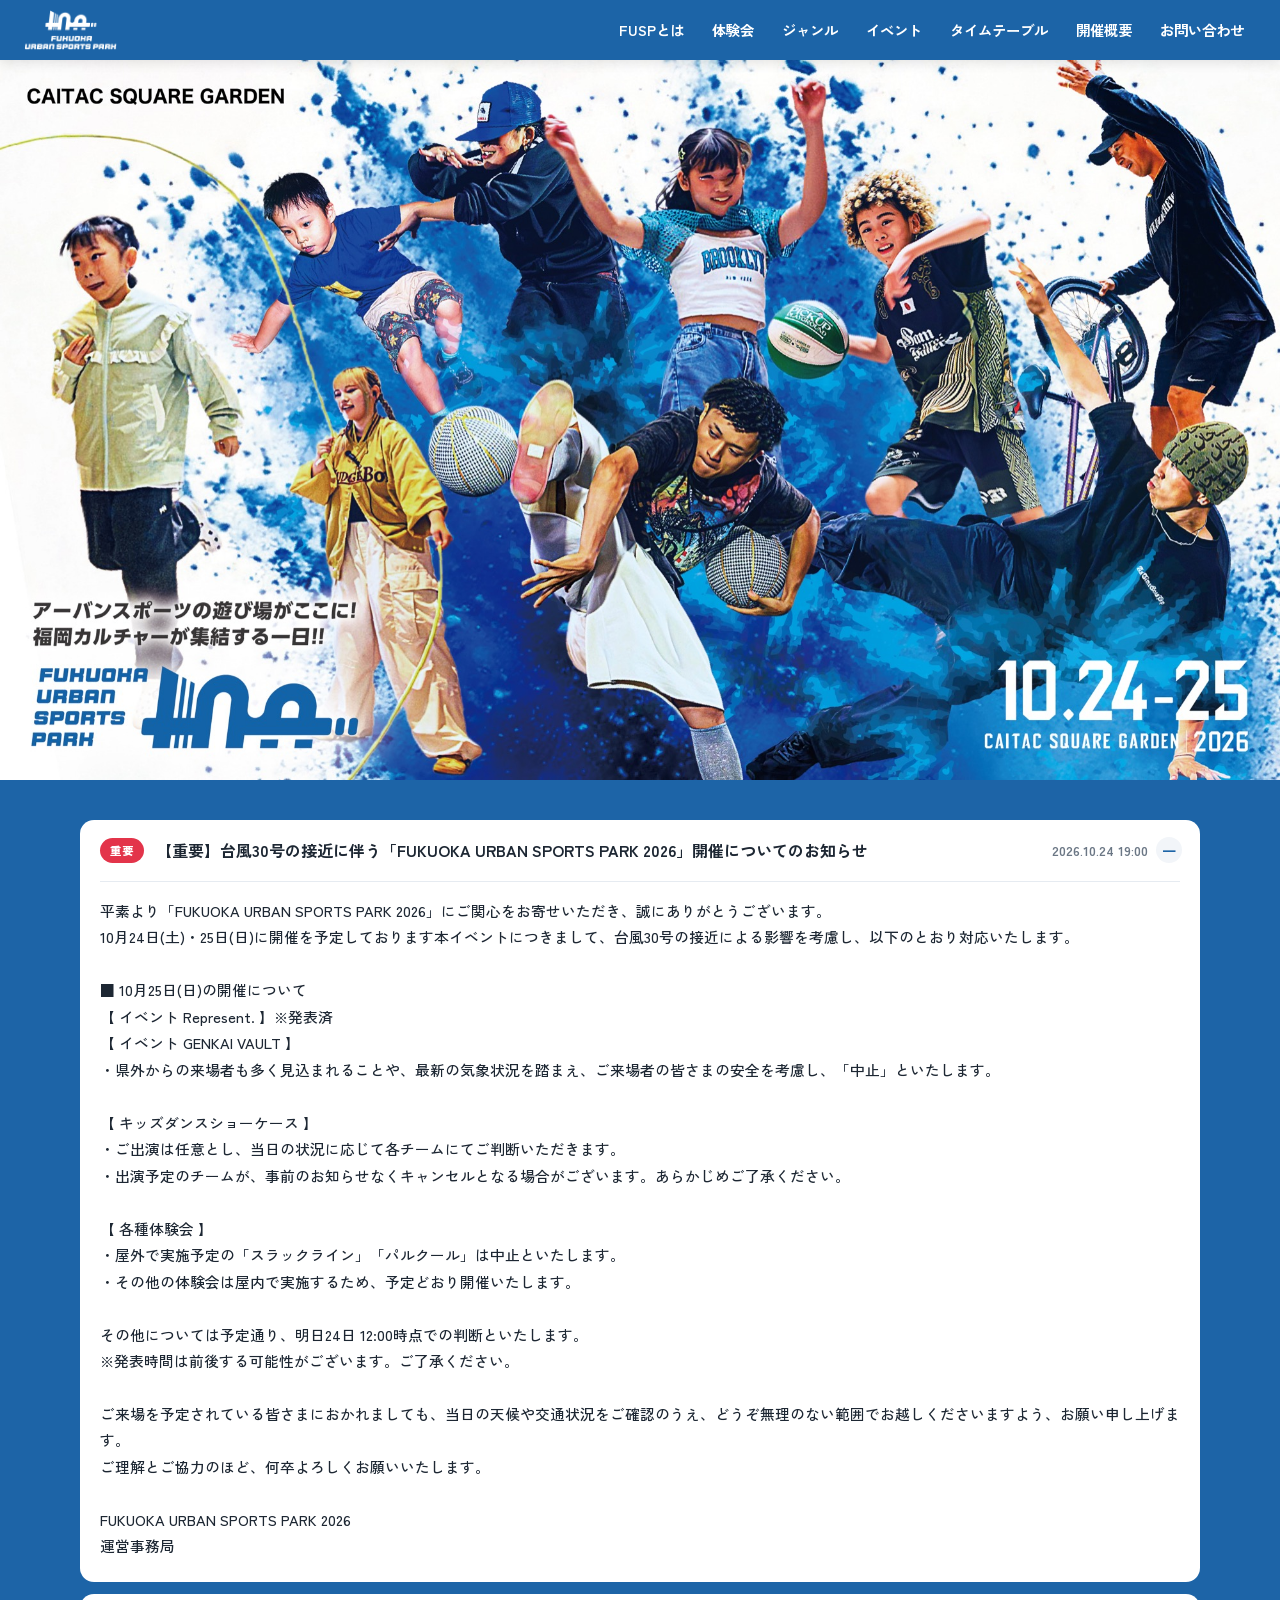
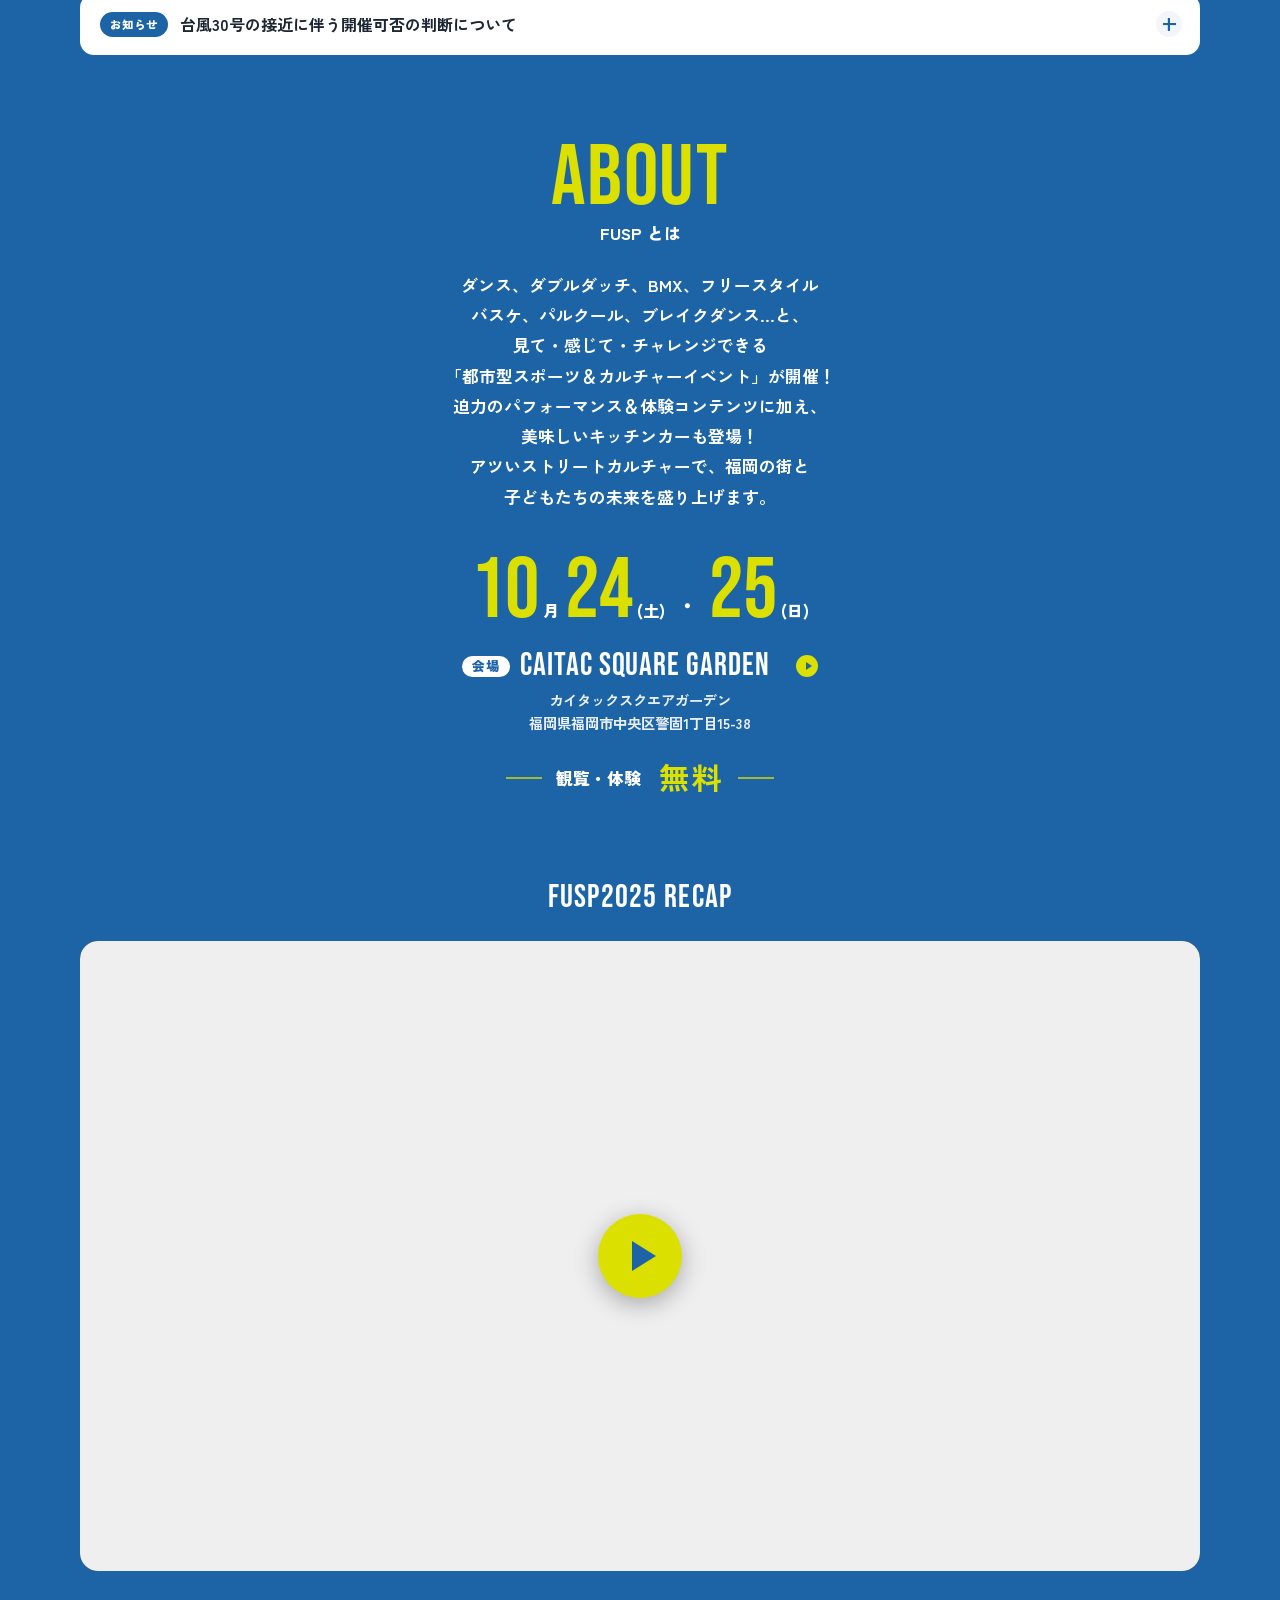
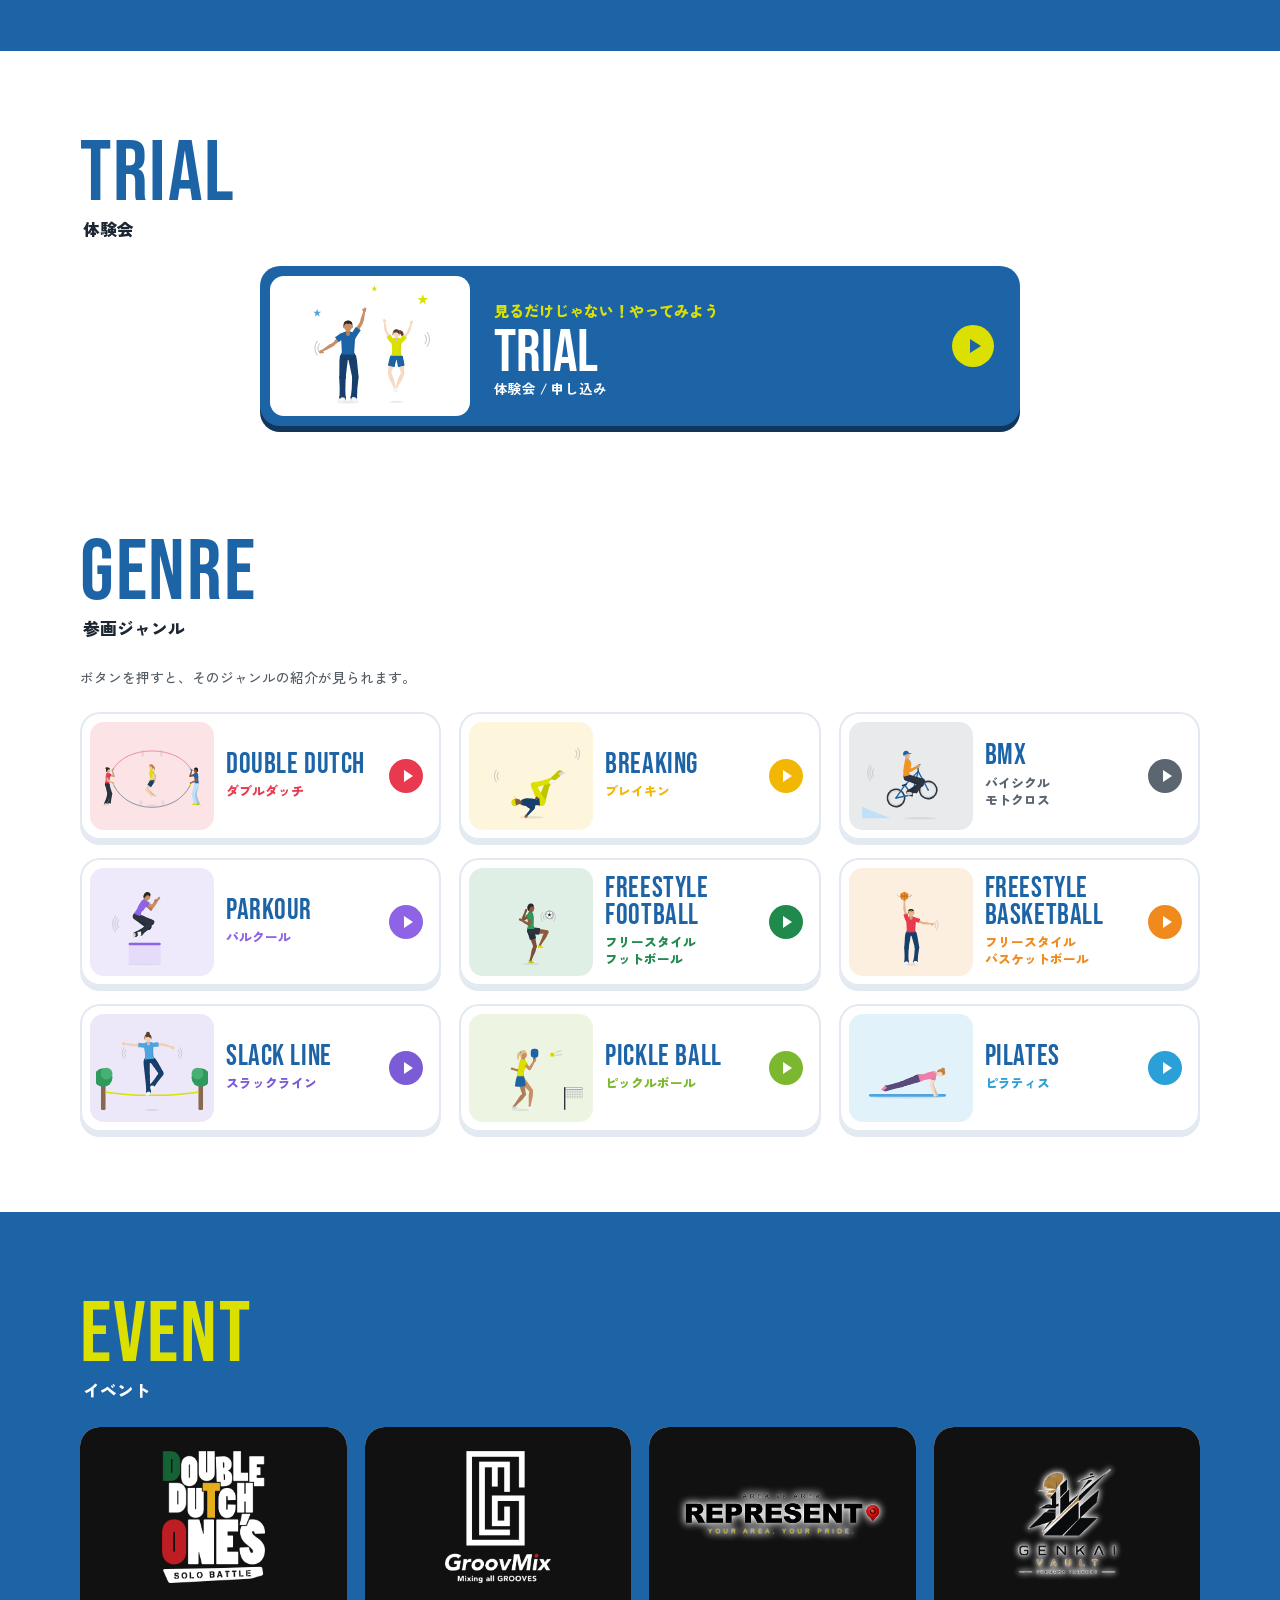
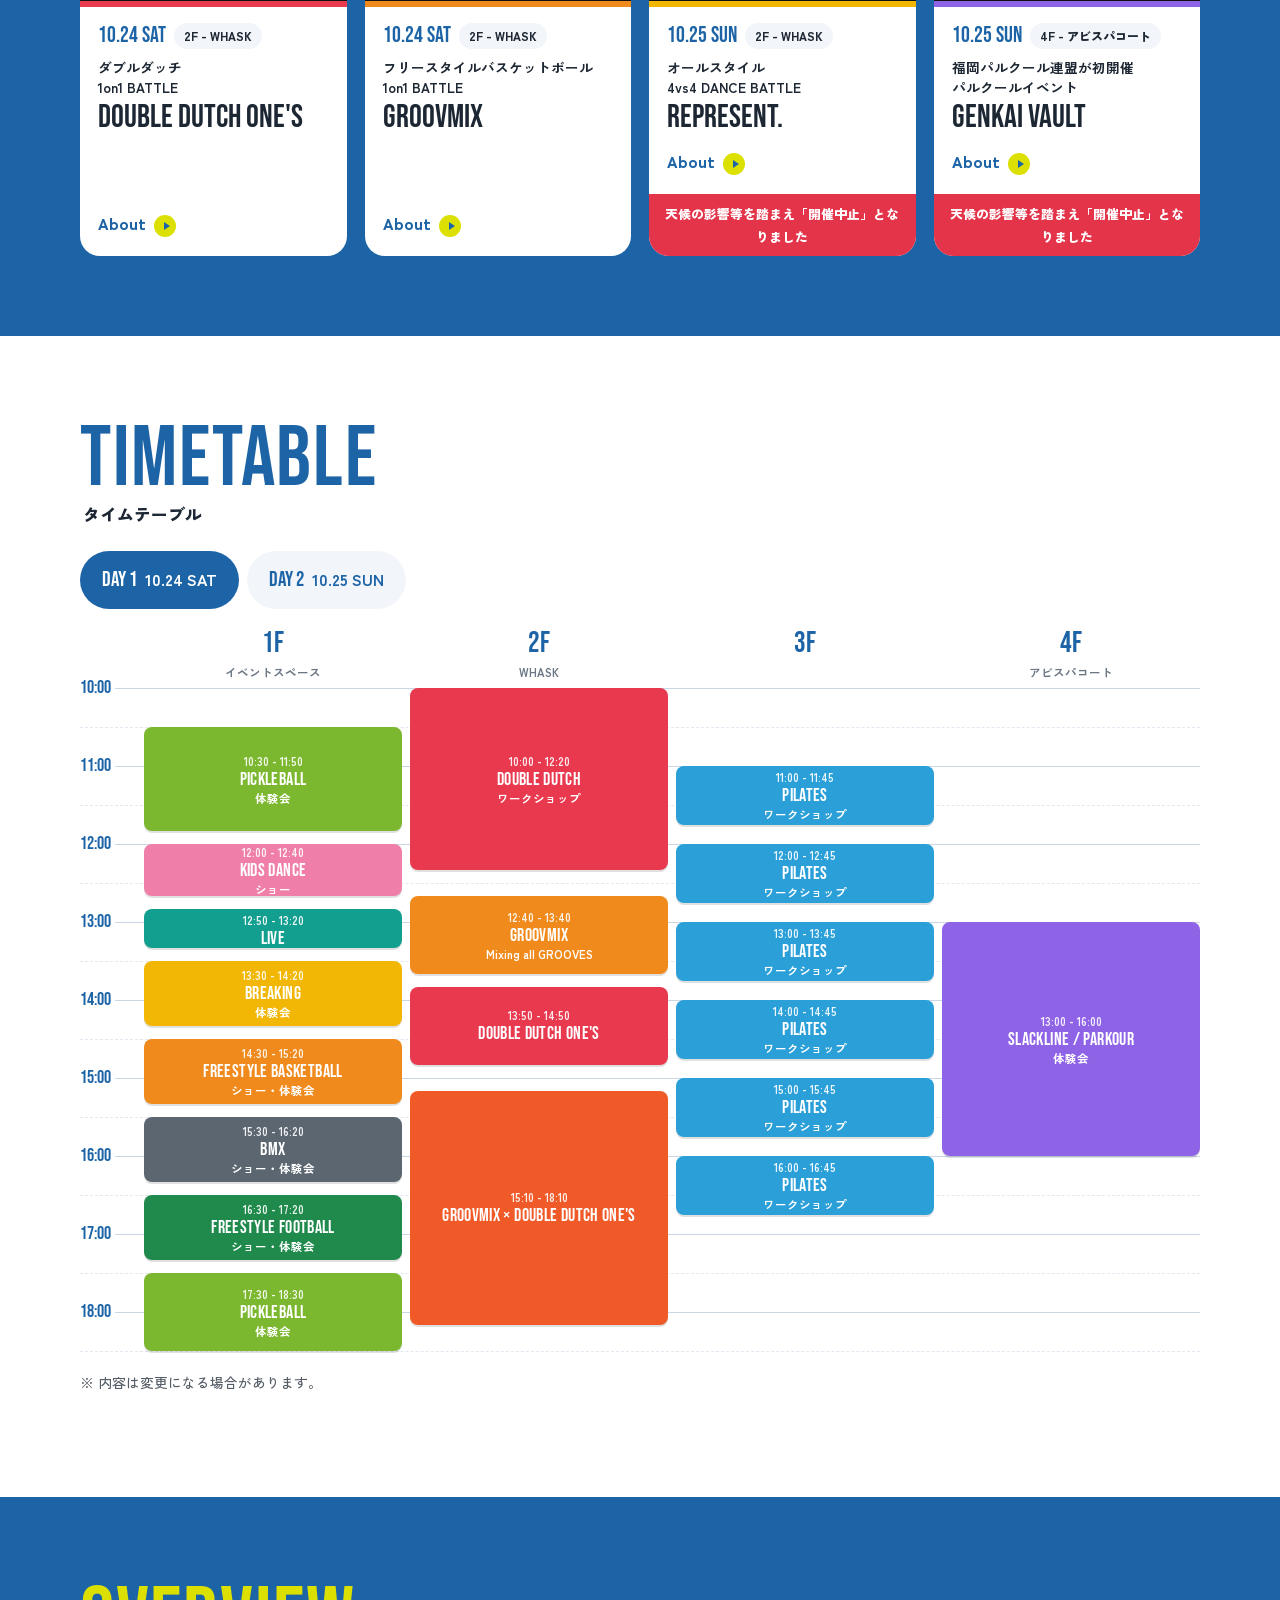
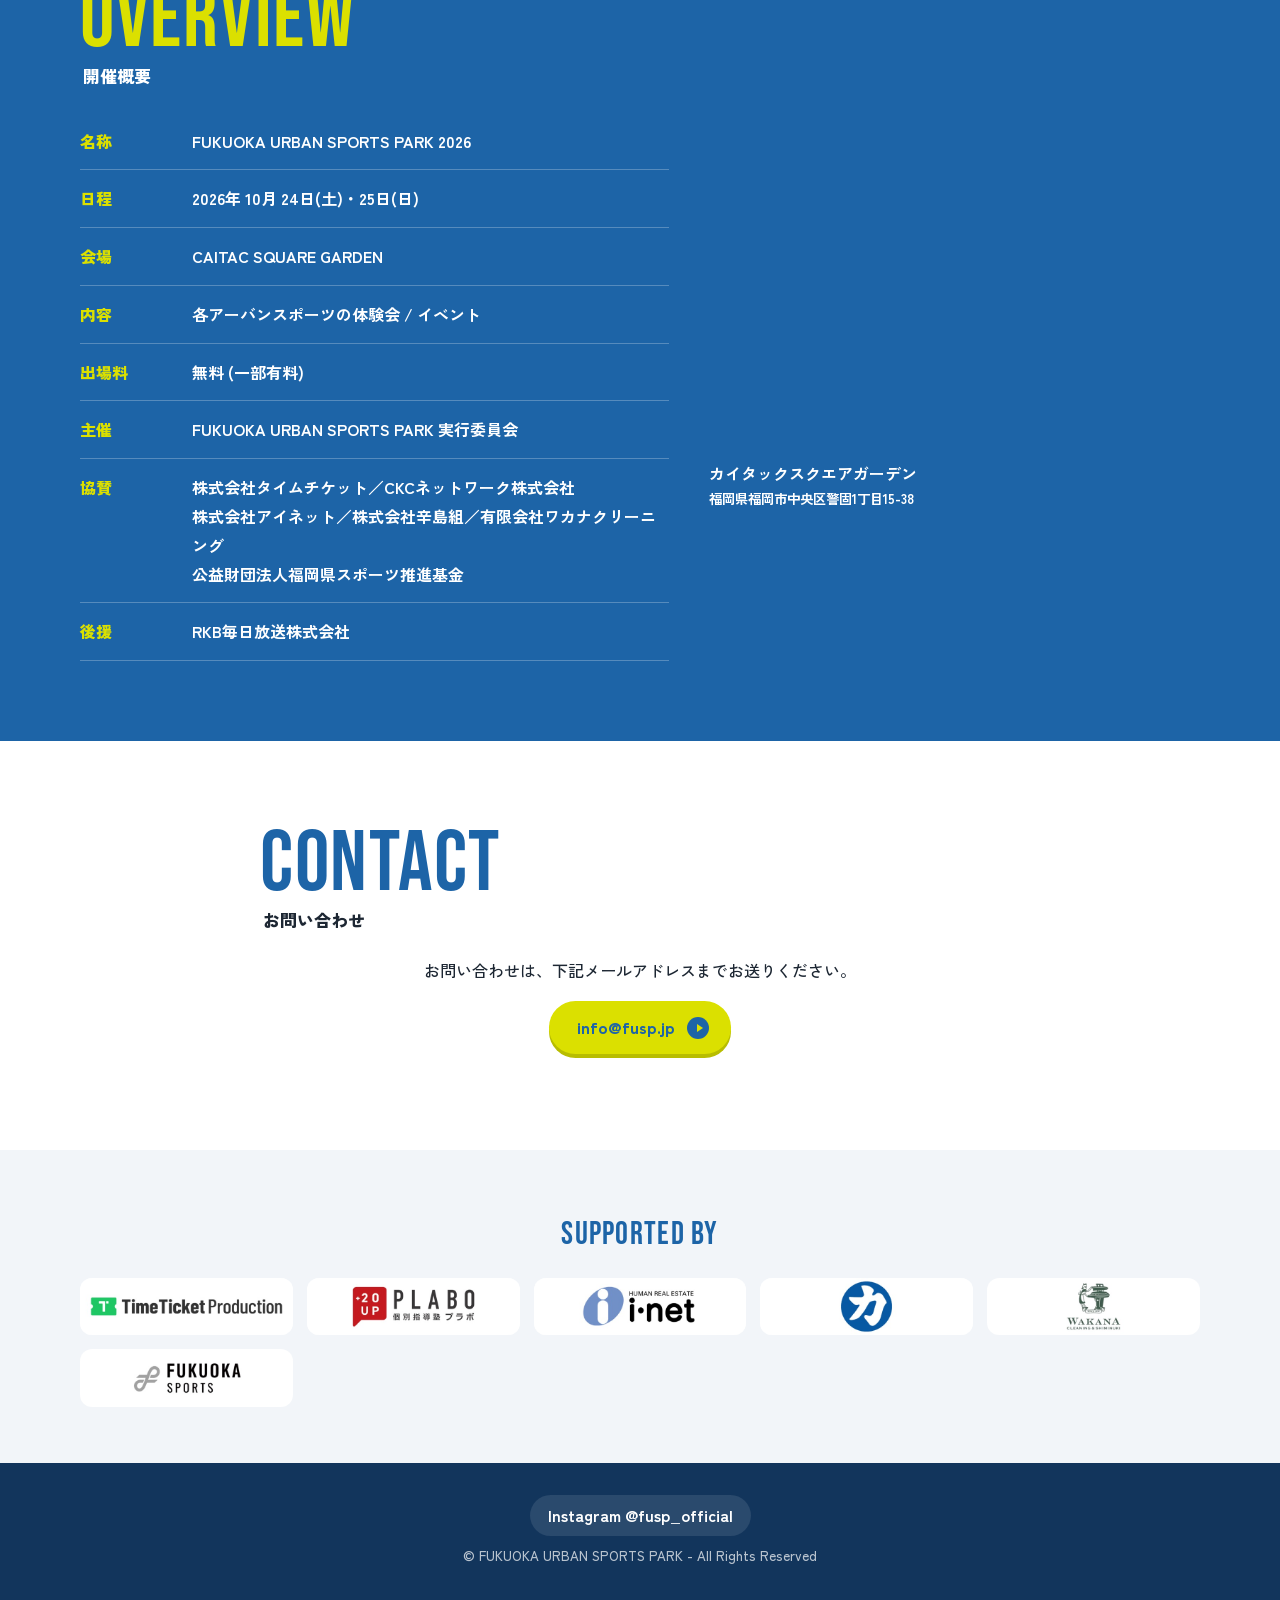
<file: index.html>
<!doctype html>
<html lang="ja">
<head>
<meta charset="utf-8">
<meta name="viewport" content="width=device-width, initial-scale=1">
<title>FUKUOKA URBAN SPORTS PARK 2026</title>
<meta name="description" content="ダンス、ダブルダッチ、BMX、フリースタイルバスケ、パルクール、ブレイキン…見て・感じて・チャレンジできる都市型スポーツ＆カルチャーイベント。観覧・体験無料。">
<meta property="og:title" content="FUKUOKA URBAN SPORTS PARK 2026">
<meta property="og:image" content="img/kv.jpg">
<meta property="og:type" content="website">
<link rel="icon" type="image/png" href="img/favicon.png">
<link rel="apple-touch-icon" href="img/apple-touch-icon.png">
<link rel="preconnect" href="https://fonts.googleapis.com">
<link rel="preconnect" href="https://fonts.gstatic.com" crossorigin>
<link href="https://fonts.googleapis.com/css2?family=Bebas+Neue&family=Zen+Kaku+Gothic+New:wght@500;700;900&display=swap" rel="stylesheet">
<link rel="stylesheet" href="css/style.css">
</head>
<body>

<header class="hd" id="top">
  <a class="hd-logo" href="#top"><img src="img/logo.png" alt="FUKUOKA URBAN SPORTS PARK"></a>
  <button class="hd-menu" aria-label="メニュー" aria-expanded="false"><span></span><span></span></button>
  <nav class="hd-nav">
    <a href="#about">FUSPとは</a>
    <a href="trial.html">体験会</a>
    <a href="#genre">ジャンル</a>
    <a href="#event">イベント</a>
    <a href="#timetable">タイムテーブル</a>
    <a href="#overview">開催概要</a>
    <a href="#contact">お問い合わせ</a>
  </nav>
</header>

<section class="kv">
  <picture>
    <source media="(max-width: 700px)" srcset="img/kv_tate.jpg">
    <img src="img/kv.jpg" alt="FUKUOKA URBAN SPORTS PARK 2026 10.24-25 CAITAC SQUARE GARDEN">
  </picture>
</section>

<main>
  <section class="news wrap" id="news" hidden>
    <ul class="news-list" data-render="news"></ul>
  </section>

  <section class="sec" id="about">
    <div class="wrap about">
      <div class="about-text">
        <h2 class="ttl"><span class="en">ABOUT</span><span class="ja">FUSP とは</span></h2>
        <p class="about-copy" data-render="about"></p>
      </div>
      <div class="about-info">
        <div class="date-badge" data-render="dates"></div>
        <div class="venue-box">
          <a class="venue" data-render="venue" target="_blank" rel="noopener"></a>
          <p class="venue-addr" data-render="venue-address"></p>
        </div>
        <div class="free">観覧・体験 <b>無料</b></div>
      </div>
    </div>
    <div class="wrap recap">
      <h3 class="sub-ttl">FUSP2025 Recap</h3>
      <div class="yt" data-render="recap"></div>
    </div>
  </section>

  <section class="sec sec-white" id="trial">
    <div class="wrap">
      <h2 class="ttl dark"><span class="en">TRIAL</span><span class="ja">体験会</span></h2>
      <a class="trial-btn" href="trial.html">
        <span class="trial-ill"><img src="img/genre/00_trial.svg" alt=""></span>
        <span class="trial-txt">
          <span class="trial-ja">見るだけじゃない！やってみよう</span>
          <span class="trial-en">TRIAL<small>体験会 / 申し込み</small></span>
        </span>
        <span class="arrow" aria-hidden="true"></span>
      </a>
    </div>
  </section>

  <section class="sec sec-white" id="genre">
    <div class="wrap">
      <h2 class="ttl dark"><span class="en">GENRE</span><span class="ja">参画ジャンル</span></h2>
      <p class="note">ボタンを押すと、そのジャンルの紹介が見られます。</p>
      <div class="genre-grid" data-render="genres"></div>
    </div>
  </section>

  <section class="sec" id="event">
    <div class="wrap">
      <h2 class="ttl"><span class="en">EVENT</span><span class="ja">イベント</span></h2>
      <div class="event-grid" data-render="events"></div>
    </div>
  </section>

  <section class="sec sec-white" id="timetable">
    <div class="wrap">
      <h2 class="ttl dark"><span class="en">TIMETABLE</span><span class="ja">タイムテーブル</span></h2>
      <div class="tt-tabs" role="tablist" data-render="tt-tabs"></div>
      <p class="tt-hint">← 横にスクロールできます →</p>
      <div class="tt-scroll"><div class="tt" data-render="tt"></div></div>
      <p class="note">※ 内容は変更になる場合があります。</p>
    </div>
  </section>

  <section class="sec" id="overview">
    <div class="wrap">
      <h2 class="ttl"><span class="en">OVERVIEW</span><span class="ja">開催概要</span></h2>
      <div class="ov">
        <dl class="ov-list" data-render="overview"></dl>
        <div class="map" data-render="map"></div>
      </div>
    </div>
  </section>

  <section class="sec sec-white" id="contact">
    <div class="wrap narrow">
      <h2 class="ttl dark"><span class="en">CONTACT</span><span class="ja">お問い合わせ</span></h2>
      <div data-render="contact"></div>
    </div>
  </section>

  <section class="sec sponsors">
    <div class="wrap">
      <h2 class="sub-ttl center">SUPPORTED BY</h2>
      <div class="sp-grid" data-render="sponsors"></div>
    </div>
  </section>
</main>

<footer class="ft">
  <a class="ft-ig" data-render="instagram" target="_blank" rel="noopener">Instagram @fusp_official</a>
  <small>© FUKUOKA URBAN SPORTS PARK - All Rights Reserved</small>
</footer>

<dialog class="modal" id="genreModal">
  <form method="dialog"><button class="modal-x" aria-label="閉じる">×</button></form>
  <div class="modal-body"></div>
</dialog>

<script src="js/data.js"></script>
<script src="js/main.js"></script>
</body>
</html>
</file>
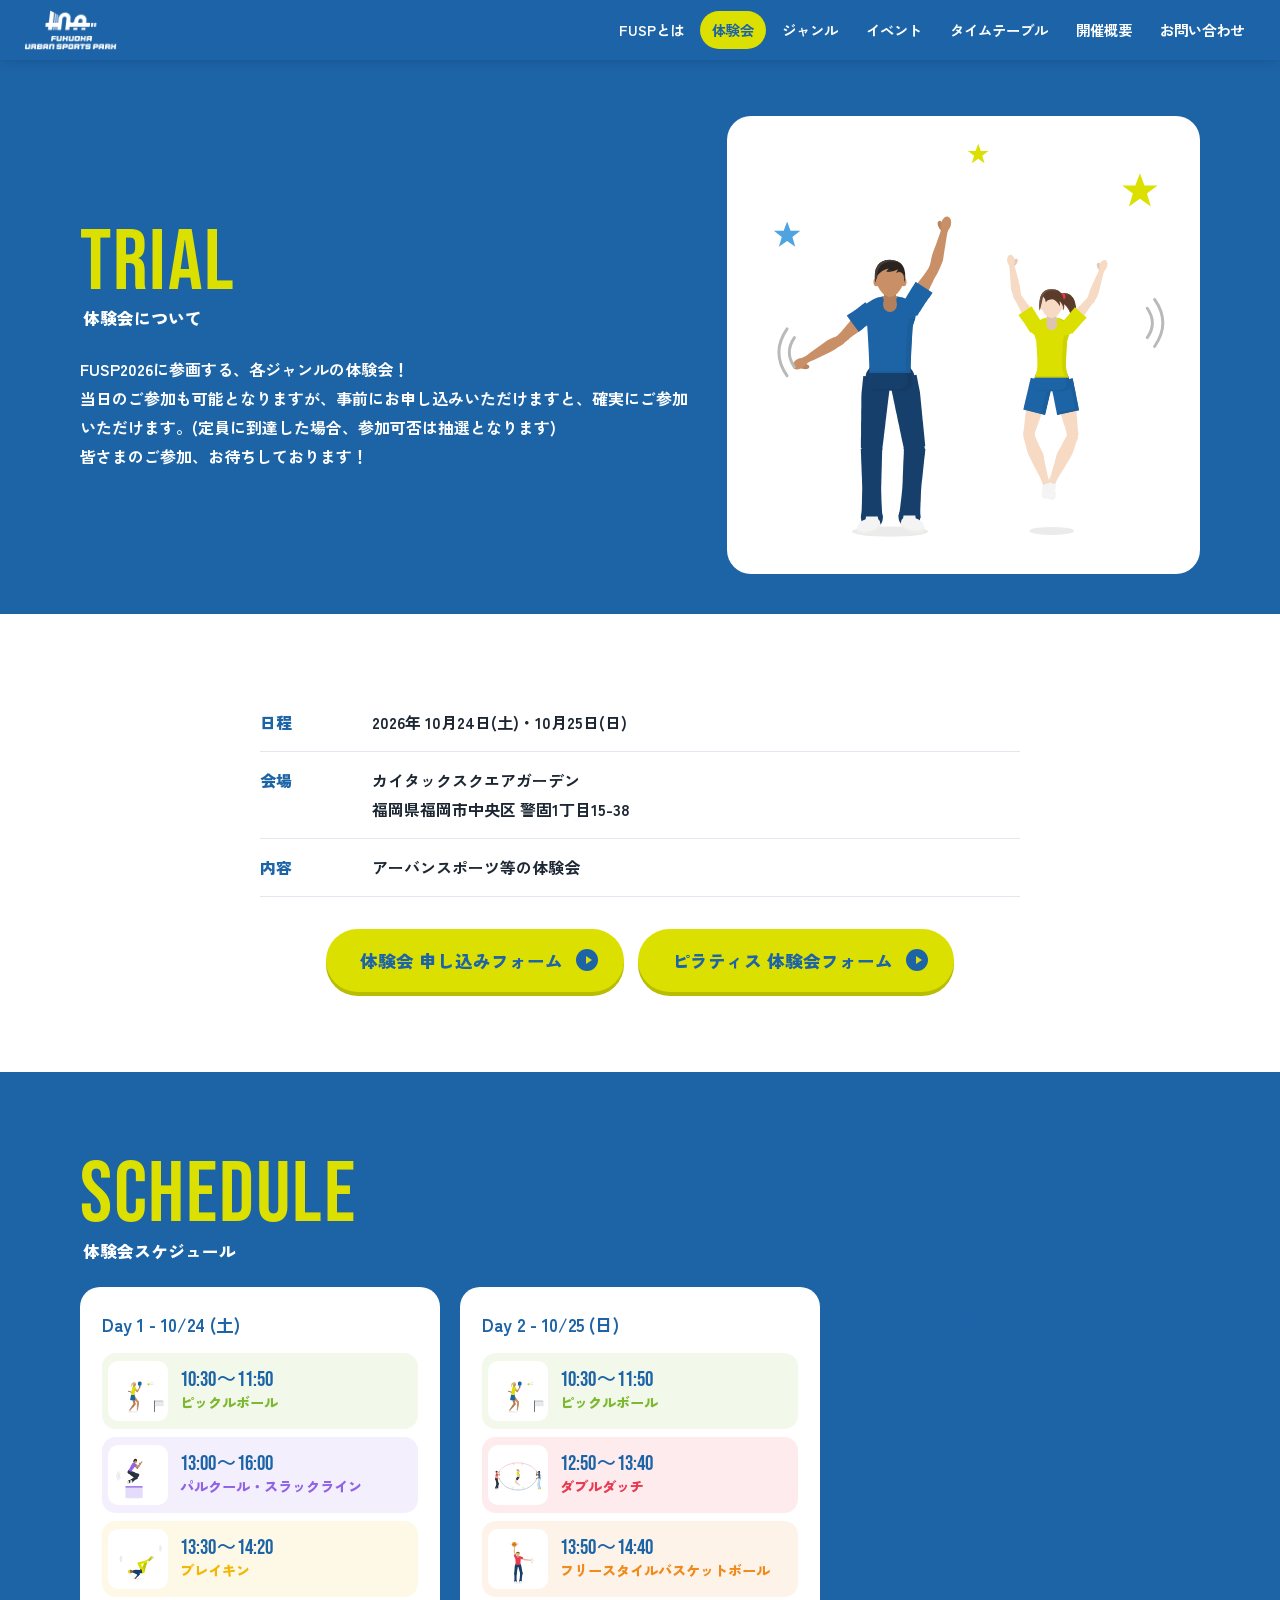
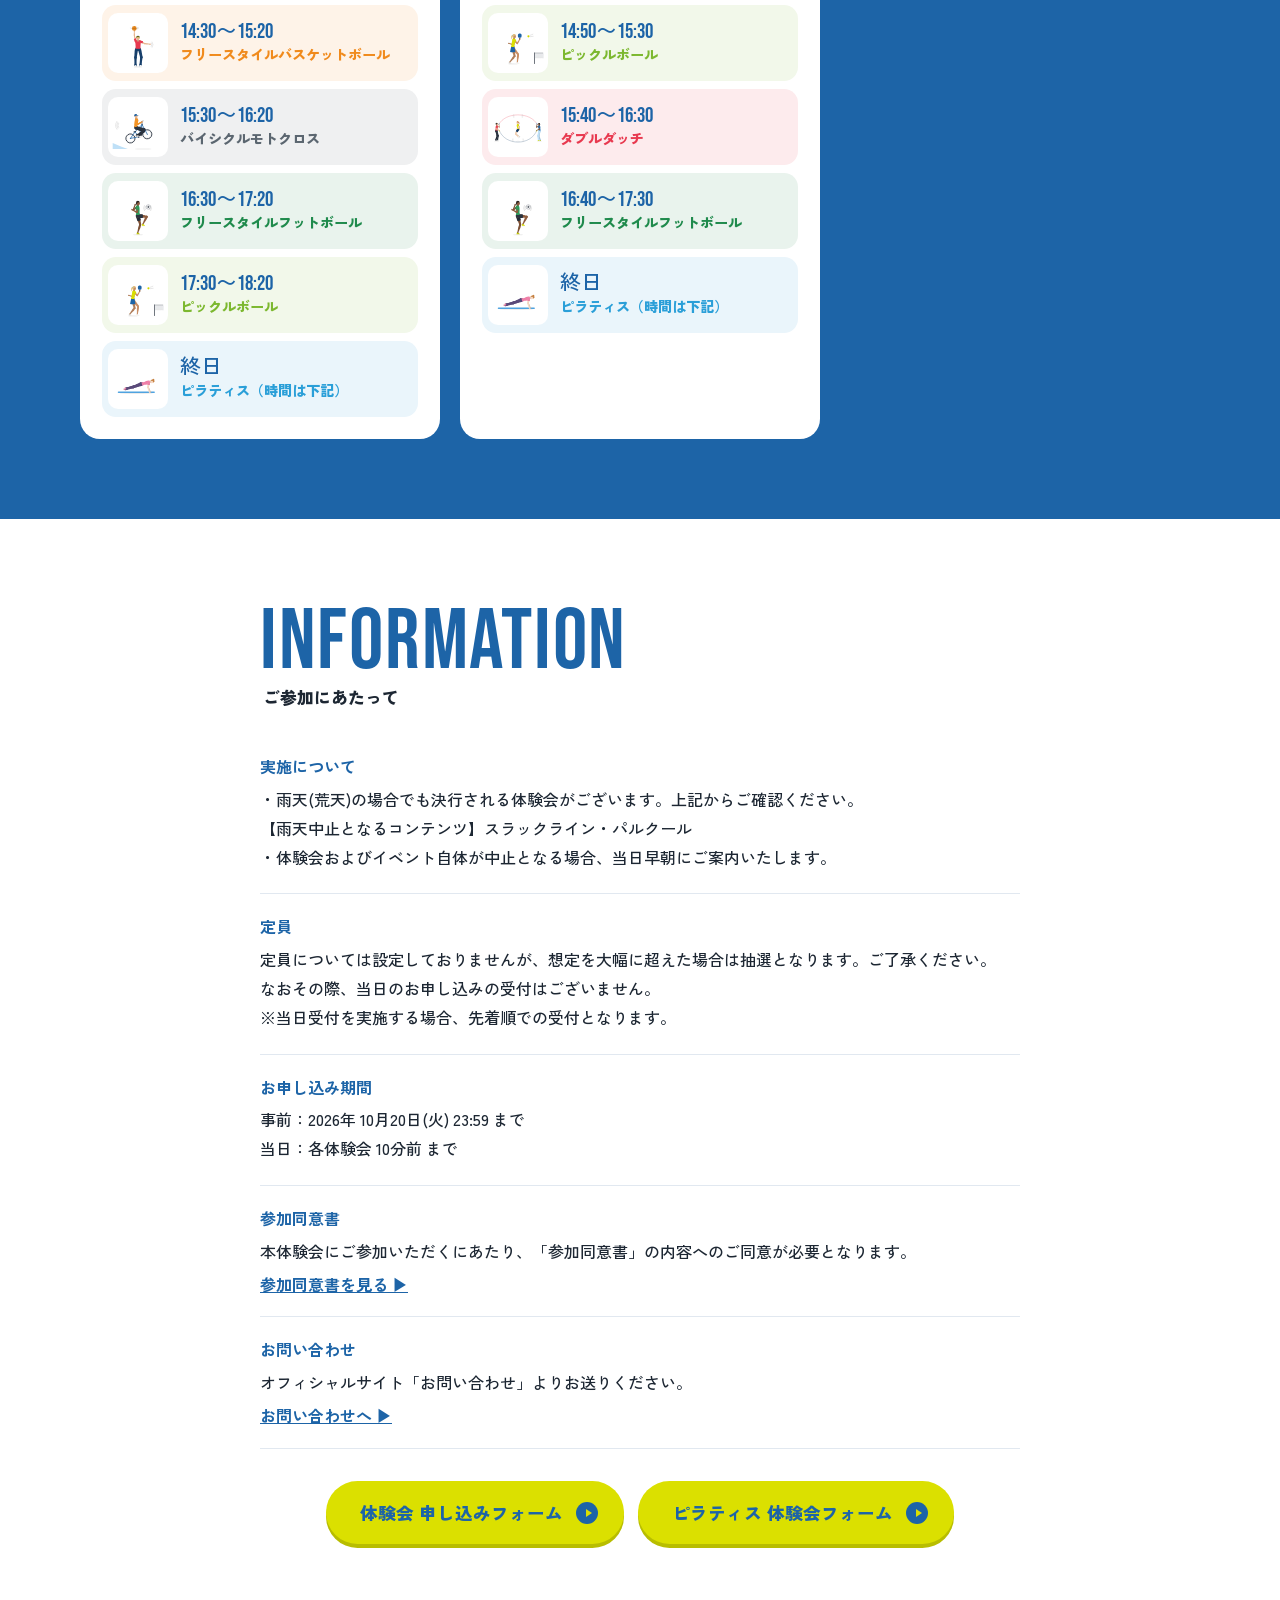
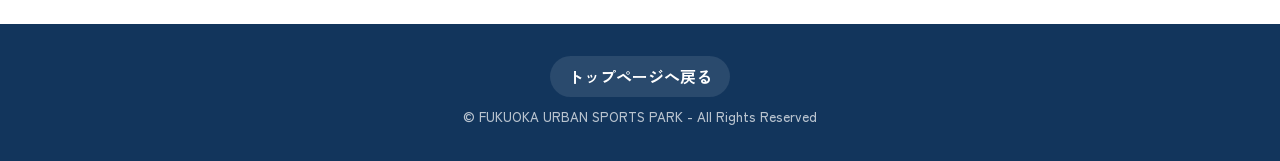
<file: trial.html>
<!doctype html>
<html lang="ja">
<head>
<meta charset="utf-8">
<meta name="viewport" content="width=device-width, initial-scale=1">
<title>体験会 | FUKUOKA URBAN SPORTS PARK 2026</title>
<meta name="description" content="FUSP2026に参画する各ジャンルの体験会。スケジュールとお申し込みはこちら。">
<link rel="icon" type="image/png" href="img/favicon.png">
<link rel="apple-touch-icon" href="img/apple-touch-icon.png">
<link rel="preconnect" href="https://fonts.googleapis.com">
<link rel="preconnect" href="https://fonts.gstatic.com" crossorigin>
<link href="https://fonts.googleapis.com/css2?family=Bebas+Neue&family=Zen+Kaku+Gothic+New:wght@500;700;900&display=swap" rel="stylesheet">
<link rel="stylesheet" href="css/style.css">
</head>
<body>

<header class="hd" id="top">
  <a class="hd-logo" href="index.html"><img src="img/logo.png" alt="FUKUOKA URBAN SPORTS PARK"></a>
  <button class="hd-menu" aria-label="メニュー" aria-expanded="false"><span></span><span></span></button>
  <nav class="hd-nav">
    <a href="index.html#about">FUSPとは</a>
    <a href="trial.html" aria-current="page">体験会</a>
    <a href="index.html#genre">ジャンル</a>
    <a href="index.html#event">イベント</a>
    <a href="index.html#timetable">タイムテーブル</a>
    <a href="index.html#overview">開催概要</a>
    <a href="index.html#contact">お問い合わせ</a>
  </nav>
</header>

<main>
  <section class="page-hero">
    <div class="wrap page-hero-in">
      <div>
        <h1 class="ttl"><span class="en">TRIAL</span><span class="ja">体験会について</span></h1>
        <p class="lead" data-render="trial-lead"></p>
      </div>
      <img class="page-hero-ill" src="img/genre/00_trial.svg" alt="">
    </div>
  </section>

  <section class="sec sec-white">
    <div class="wrap narrow">
      <dl class="ov-list light" data-render="trial-info"></dl>
      <div class="form-btns" data-render="trial-forms"></div>
    </div>
  </section>

  <section class="sec">
    <div class="wrap">
      <h2 class="ttl"><span class="en">SCHEDULE</span><span class="ja">体験会スケジュール</span></h2>
      <div class="ts" data-render="trial-schedule"></div>
    </div>
  </section>

  <section class="sec sec-white">
    <div class="wrap narrow">
      <h2 class="ttl dark"><span class="en">INFORMATION</span><span class="ja">ご参加にあたって</span></h2>
      <div data-render="trial-notes"></div>
      <div class="form-btns" data-render="trial-forms-2"></div>
    </div>
  </section>
</main>

<footer class="ft">
  <a class="ft-ig" href="index.html">トップページへ戻る</a>
  <small>© FUKUOKA URBAN SPORTS PARK - All Rights Reserved</small>
</footer>

<script src="js/data.js"></script>
<script src="js/main.js"></script>
</body>
</html>
</file>
<file: css/style.css>
/* FUSP オフィシャルサイト */
:root {
  --blue: #1d64a7;      /* FUSP BLUE */
  --blue-d: #154d82;
  --navy: #12355c;
  --yellow: #dbe000;
  --yellow-d: #b8bd00;
  --ink: #1d2733;
  --gray: #f2f5f9;
  --red: #e3344a;
  --en: "Bebas Neue", "Arial Narrow", sans-serif;
  --ja: "Zen Kaku Gothic New", "Hiragino Kaku Gothic ProN", "Noto Sans JP", sans-serif;
}
* { box-sizing: border-box; }
html { scroll-behavior: smooth; scroll-padding-top: 72px; }
body { margin: 0; font-family: var(--ja); font-weight: 500; color: #fff; background: var(--blue); line-height: 1.8; -webkit-font-smoothing: antialiased; }
img { max-width: 100%; display: block; }
a { color: inherit; }
button { font: inherit; cursor: pointer; }
.wrap { width: min(1120px, 100% - 32px); margin-inline: auto; }
.narrow { width: min(760px, 100% - 32px); }
.center { text-align: center; }
.small { font-size: .85em; }
.note { font-size: .85rem; opacity: .75; margin: .2rem 0 1.4rem; }

/* ---------- 矢印 ---------- */
.arrow { flex: none; width: 34px; height: 34px; border-radius: 50%; background: var(--yellow); position: relative; transition: transform .2s; }
.arrow::after { content: ""; position: absolute; inset: 0; margin: auto; width: 0; height: 0; border-left: 9px solid var(--blue); border-top: 6px solid transparent; border-bottom: 6px solid transparent; transform: translateX(2px); }
.arrow.sm { width: 22px; height: 22px; display: inline-block; vertical-align: middle; margin-left: .5em; }
.arrow.sm::after { border-left-width: 6px; border-top-width: 4px; border-bottom-width: 4px; }

/* ---------- ヘッダー ---------- */
.hd { position: sticky; top: 0; z-index: 50; display: flex; align-items: center; gap: 16px; padding: 10px 24px; background: rgba(29, 100, 167, .94); backdrop-filter: blur(8px); box-shadow: 0 2px 12px rgba(0, 0, 0, .12); }
.hd-logo img { height: 40px; width: auto; filter: brightness(0) invert(1); }
.hd-nav { margin-left: auto; display: flex; gap: 4px; }
.hd-nav a { text-decoration: none; font-weight: 700; font-size: .9rem; padding: 6px 12px; border-radius: 99px; transition: background .2s, color .2s; }
.hd-nav a:hover, .hd-nav a[aria-current] { background: var(--yellow); color: var(--blue); }
.hd-menu { display: none; margin-left: auto; width: 44px; height: 44px; border: 0; border-radius: 50%; background: var(--yellow); position: relative; }
.hd-menu span { position: absolute; left: 12px; right: 12px; height: 3px; border-radius: 2px; background: var(--blue); transition: transform .25s, top .25s; }
.hd-menu span:first-child { top: 16px; } .hd-menu span:last-child { top: 25px; }
.nav-open .hd-menu span:first-child { top: 20.5px; transform: rotate(45deg); }
.nav-open .hd-menu span:last-child { top: 20.5px; transform: rotate(-45deg); }

/* ---------- KV ---------- */
.kv img { width: 100%; height: auto; }

/* ---------- 見出し ---------- */
.sec { padding: 80px 0; }
.sec-white { background: #fff; color: var(--ink); }
.ttl { margin: 0 0 28px; display: flex; flex-direction: column; line-height: 1; }
.ttl .en { font-family: var(--en); font-weight: 400; font-size: clamp(3.2rem, 8vw, 5.4rem); letter-spacing: .02em; color: var(--yellow); }
.ttl .ja { font-weight: 900; font-size: 1.05rem; margin-top: 4px; padding-left: 3px; }
.ttl.dark .en { color: var(--blue); }
.sub-ttl { font-family: var(--en); font-weight: 400; font-size: 2rem; letter-spacing: .04em; margin: 0 0 14px; }

/* ---------- お知らせ ---------- */
.news { padding-top: 40px; }
.news-list { list-style: none; margin: 0; padding: 0; display: grid; gap: 12px; }
.news-item { background: #fff; color: var(--ink); border-radius: 14px; overflow: hidden; }
.news-item summary { list-style: none; cursor: pointer; display: flex; flex-wrap: wrap; align-items: center; gap: 4px 12px; padding: 16px 52px 16px 20px; position: relative; font-weight: 700; }
.news-item summary::-webkit-details-marker { display: none; }
.news-item summary::after { content: "+"; position: absolute; right: 18px; top: 50%; transform: translateY(-50%); width: 26px; height: 26px; border-radius: 50%; background: var(--gray); color: var(--blue); display: grid; place-items: center; font-size: 1.2rem; line-height: 1; }
.news-item[open] summary::after { content: "−"; }
.news-title { flex: 1 1 300px; }
.news-item time { font-size: .8rem; color: #6b7785; }
.tag { font-size: .72rem; font-weight: 900; color: #fff; background: var(--red); padding: 2px 10px; border-radius: 99px; }
.tag-info { background: var(--blue); }
.news-body { padding: 0 20px 22px; font-size: .92rem; border-top: 1px solid #e6ebf1; padding-top: 16px; margin: 0 20px; padding-inline: 0; }

/* ---------- ABOUT ---------- */
.about { display: grid; justify-items: center; text-align: center; gap: 36px; }
.about .ttl { align-items: center; }
.about .ttl .ja { padding-left: 0; }
.about-copy { font-size: 1.05rem; font-weight: 700; margin: 0; }
.about-info { display: grid; gap: 16px; justify-items: center; }
.recap .sub-ttl { text-align: center; }
.date-badge { font-family: var(--en); display: flex; justify-content: center; flex-wrap: wrap; align-items: baseline; gap: 6px; font-size: 5.4rem; line-height: 1; color: var(--yellow); }
.date-badge small { font-family: var(--ja); font-size: 1rem; font-weight: 900; color: #fff; margin-left: 4px; }
.date-badge .dot { font-size: 2rem; color: #fff; }
.venue { display: inline-flex; align-items: center; gap: 10px; text-decoration: none; font-family: var(--en); font-size: 2rem; letter-spacing: .03em; line-height: 1; }
.venue small { font-family: var(--ja); font-size: .8rem; font-weight: 900; background: #fff; color: var(--blue); padding: 4px 10px; border-radius: 99px; }
.venue-box { display: grid; justify-items: center; gap: 6px; }
.venue-addr { margin: 0; font-size: .9rem; font-weight: 700; line-height: 1.6; opacity: .9; }
.free { display: flex; align-items: center; gap: 14px; font-weight: 900; font-size: 1.05rem; color: #fff; }
.free::before, .free::after { content: ""; width: 36px; height: 2px; background: var(--yellow); opacity: .7; }
.free b { font-size: 1.9rem; color: var(--yellow); margin-left: 4px; letter-spacing: .08em; }
.recap { margin-top: 64px; }
.yt { aspect-ratio: 16 / 9; border-radius: 18px; overflow: hidden; background: #000; }
.yt iframe { width: 100%; height: 100%; border: 0; }
.yt-btn { width: 100%; height: 100%; border: 0; background-size: cover; background-position: center; position: relative; }
.yt-btn span { position: absolute; inset: 0; margin: auto; width: 84px; height: 84px; border-radius: 50%; background: var(--yellow); box-shadow: 0 6px 24px rgba(0, 0, 0, .3); transition: transform .2s; }
.yt-btn span::after { content: ""; position: absolute; inset: 0; margin: auto; width: 0; height: 0; border-left: 24px solid var(--blue); border-top: 15px solid transparent; border-bottom: 15px solid transparent; transform: translateX(4px); }
.yt-btn:hover span { transform: scale(1.08); }

/* ---------- 体験会ボタン ---------- */
.trial-btn { max-width: 760px; margin: 0 auto; display: flex; align-items: center; gap: 24px; text-decoration: none; color: #fff; background: var(--blue); border-radius: 20px; padding: 10px 26px 10px 10px; overflow: hidden; position: relative; transition: transform .2s, box-shadow .2s; box-shadow: 0 6px 0 var(--navy); }
.trial-btn:hover { transform: translateY(-3px); box-shadow: 0 9px 0 var(--navy); }
.trial-btn:hover .arrow { transform: translateX(4px); }
.trial-ill { background: #fff; border-radius: 14px; width: 200px; height: 140px; display: flex; align-items: center; justify-content: center; padding: 6px; flex: none; }
.trial-ill img { max-width: 100%; max-height: 100%; }
.trial-txt { flex: 1; display: flex; flex-direction: column; }
.trial-ja { font-weight: 900; font-size: .95rem; color: var(--yellow); }
.trial-en { font-family: var(--en); font-size: clamp(2.6rem, 6vw, 3.8rem); line-height: .95; }
.trial-en small { display: block; font-family: var(--ja); font-weight: 700; font-size: .85rem; }
.trial-btn .arrow { width: 42px; height: 42px; }
.trial-btn .arrow::after { border-left-width: 11px; border-top-width: 7px; border-bottom-width: 7px; }

/* ---------- ジャンルボタン ---------- */
.genre-grid { display: grid; grid-template-columns: repeat(auto-fill, minmax(340px, 1fr)); grid-auto-rows: 1fr; gap: 18px; }
#trial { padding-bottom: 24px; }
.genre-btn { --c: var(--blue); height: 100%; display: flex; align-items: center; gap: 12px; text-align: left; border: 0; padding: 10px 18px 10px 10px; border-radius: 20px; background: #fff; color: var(--ink); box-shadow: 0 0 0 2px #e3e9f0 inset, 0 5px 0 #e3e9f0; transition: transform .2s, box-shadow .2s; }
.genre-btn:hover { transform: translateY(-3px); box-shadow: 0 0 0 2px var(--c) inset, 0 8px 0 var(--c); }
.genre-btn:hover .arrow { transform: translateX(3px); }
.g-ill { flex: none; width: 124px; height: 108px; border-radius: 14px; display: flex; align-items: center; justify-content: center; overflow: hidden; padding: 6px; background: color-mix(in srgb, var(--c) 14%, #fff); }
.g-ill img { max-width: 100%; max-height: 100%; width: auto; height: auto; }
.g-txt { flex: 1; display: flex; flex-direction: column; min-width: 0; }
.g-en { font-family: var(--en); font-size: 1.8rem; line-height: .92; color: var(--blue); letter-spacing: .02em; }
.g-ja { font-size: .8rem; font-weight: 900; color: var(--c); margin-top: 5px; line-height: 1.3; white-space: nowrap; }
.genre-btn .arrow { background: var(--c); }
.genre-btn .arrow::after { border-left-color: #fff; }

/* ---------- モーダル ---------- */
.modal { --c: var(--blue); width: min(640px, 100% - 32px); max-height: calc(100% - 48px); border: 0; border-radius: 24px; padding: 0; color: var(--ink); }
.modal::backdrop { background: rgba(10, 30, 60, .6); backdrop-filter: blur(3px); }
.modal-x { position: absolute; right: 14px; top: 14px; width: 40px; height: 40px; border-radius: 50%; border: 0; background: var(--yellow); color: var(--blue); font-size: 1.6rem; line-height: 1; z-index: 1; }
.modal-body { padding: 0 0 28px; }
.m-ill { background: color-mix(in srgb, var(--c) 14%, #fff); display: grid; place-items: center; padding: 24px; }
.m-ill img { height: 220px; width: auto; }
.m-ill.is-photo { padding: 0; background: #000; }
.m-ill.is-photo img { width: 100%; height: auto; aspect-ratio: 3 / 2; object-fit: cover; }
.m-en, .m-ja, .modal-body h4, .m-text, .modal-body .btn { margin-left: 28px; margin-right: 28px; }
.m-en { font-family: var(--en); font-weight: 400; font-size: 2.8rem; line-height: 1; margin-top: 22px; margin-bottom: 0; color: var(--blue); }
.m-ja { font-weight: 900; color: var(--c); margin-top: 4px; line-height: 1.4; }
.modal-body h4 { font-size: 1rem; margin-top: 18px; margin-bottom: 4px; border-left: 5px solid var(--c); padding-left: 10px; }
.m-text { font-size: .95rem; }

/* ---------- ボタン ---------- */
.btn { display: inline-flex; align-items: center; justify-content: center; gap: 4px; border: 0; text-decoration: none; font-weight: 900; color: var(--blue); background: var(--yellow); padding: 12px 22px 12px 28px; border-radius: 99px; box-shadow: 0 4px 0 var(--yellow-d); transition: transform .15s, box-shadow .15s; }
.btn:hover { transform: translateY(-2px); box-shadow: 0 6px 0 var(--yellow-d); }
.btn .arrow.sm { background: var(--blue); }
.btn .arrow.sm::after { border-left-color: var(--yellow); }
.btn-big { font-size: 1.1rem; padding: 16px 26px 16px 34px; }
.link { font-weight: 700; color: var(--blue); }

/* ---------- イベント ---------- */
.event-grid { display: grid; grid-template-columns: repeat(auto-fill, minmax(250px, 1fr)); gap: 18px; }
.ev { --c: var(--blue); display: flex; flex-direction: column; text-decoration: none; background: #fff; color: var(--ink); border-radius: 20px; overflow: hidden; transition: transform .2s; }
.ev:hover { transform: translateY(-4px); }
.ev-logo { background: #111; height: 180px; display: grid; place-items: center; padding: 24px; border-bottom: 6px solid var(--c); }
.ev-logo img { max-height: 132px; width: auto; object-fit: contain; }
.ev-meta { display: flex; gap: 8px; align-items: center; padding: 16px 18px 0; flex-wrap: wrap; }
.ev-date { font-family: var(--en); font-size: 1.4rem; color: var(--blue); line-height: 1; }
.ev-place { font-size: .75rem; font-weight: 900; background: var(--gray); padding: 2px 10px; border-radius: 99px; }
.ev-catch { margin: 8px 18px 0; font-size: .85rem; font-weight: 700; line-height: 1.5; }
.ev-name { margin: 4px 18px 0; font-family: var(--en); font-size: 2rem; line-height: 1.05; }
.ev-more { margin: auto 18px 0; padding: 12px 0 18px; font-weight: 900; color: var(--blue); }
.ev-notice { margin: 0; background: var(--red); color: #fff; font-size: .8rem; font-weight: 900; padding: 8px 14px; text-align: center; }

/* ---------- タイムテーブル ---------- */
.tt-tabs { display: flex; gap: 8px; margin-bottom: 18px; }
.tt-tabs button { border: 0; border-radius: 99px; padding: 10px 22px; font-weight: 700; background: var(--gray); color: var(--blue); }
.tt-tabs button b { font-family: var(--en); font-weight: 400; font-size: 1.3rem; margin-right: 4px; }
.tt-tabs button[aria-selected="true"] { background: var(--blue); color: #fff; }
.tt-hint { display: none; font-size: .8rem; font-weight: 700; color: var(--blue); margin: 0 0 8px; }
.tt-scroll { overflow-x: auto; -webkit-overflow-scrolling: touch; padding-bottom: 6px; }
.tt { min-width: 720px; }
.tt-head, .tt-cols { display: grid; grid-template-columns: 56px repeat(4, 1fr); gap: 8px; }
.tt-head > div { text-align: center; line-height: 1.2; padding-bottom: 8px; }
.tt-head b { font-family: var(--en); font-weight: 400; font-size: 1.8rem; color: var(--blue); display: block; }
.tt-head small { font-size: .72rem; font-weight: 700; color: #6b7785; }
.tt-body { position: relative; }
.tt-line { position: absolute; left: 0; right: 0; border-top: 1px solid #c9d6e4; }
.tt-line.half { border-top-style: dashed; border-color: #e1e8f0; }
.tt-line span { position: absolute; left: 0; top: -.7em; font-family: var(--en); font-size: 1.1rem; color: var(--blue); background: #fff; padding-right: 4px; line-height: 1.2; }
.tt-cols { position: absolute; inset: 0; }
.tt-cols::before { content: ""; }
.tt-col { position: relative; }
.tt-item { position: absolute; left: 0; right: 0; background: var(--c); color: #fff; border-radius: 8px; padding: 4px 8px; display: flex; flex-direction: column; justify-content: center; align-items: center; text-align: center; line-height: 1.25; overflow: hidden; box-shadow: 0 2px 0 rgba(0, 0, 0, .12); }
.tt-item b { font-family: var(--en); font-weight: 400; font-size: 1.15rem; letter-spacing: .02em; }
.tt-time { font-size: .7rem; font-weight: 700; opacity: .9; }
.tt-sub { font-size: .72rem; font-weight: 700; }
.tt-item.is-short { flex-direction: row; flex-wrap: wrap; gap: 0 6px; }
.tt-item.is-short .tt-time { width: 100%; }
.tt-item.is-off { background: repeating-linear-gradient(135deg, #b9c2cc 0 10px, #aab4bf 10px 20px); }
.tt-off { margin-top: 6px; background: var(--red); font-size: .75rem; font-weight: 900; padding: 1px 10px; border-radius: 99px; }

/* ---------- 開催概要 ---------- */
.ov { display: grid; grid-template-columns: 1.2fr 1fr; gap: 40px; align-items: start; }
.ov-list { margin: 0; }
.ov-list > div { display: grid; grid-template-columns: 6em 1fr; gap: 16px; padding: 14px 0; border-bottom: 1px solid rgba(255, 255, 255, .25); }
.ov-list dt { font-weight: 900; color: var(--yellow); }
.ov-list dd { margin: 0; font-weight: 700; }
.ov-list.light > div { border-color: #e1e8f0; }
.ov-list.light dt { color: var(--blue); }
.map iframe { width: 100%; height: 340px; border: 0; border-radius: 18px; display: block; }
.map p { font-weight: 700; margin: 8px 0 0; line-height: 1.5; }

/* ---------- お問い合わせ ---------- */
.cf { display: grid; gap: 18px; }
.cf label { display: grid; gap: 6px; font-weight: 900; }
.cf em { color: var(--red); font-style: normal; margin-left: 4px; }
.cf small { font-weight: 500; font-size: .8rem; color: #6b7785; }
.cf input, .cf select, .cf textarea { font: inherit; font-weight: 500; padding: 12px 14px; border: 2px solid #dbe3ec; border-radius: 12px; background: var(--gray); color: var(--ink); }
.cf input:focus, .cf select:focus, .cf textarea:focus { outline: none; border-color: var(--blue); background: #fff; }
.cf .hp { position: absolute; left: -9999px; }
.cf-msg { text-align: center; font-weight: 700; color: var(--blue); min-height: 1.5em; }

/* ---------- 協賛 ---------- */
.sponsors { background: var(--gray); color: var(--blue); padding: 56px 0; }
.sp-grid { display: grid; grid-template-columns: repeat(auto-fill, minmax(200px, 1fr)); gap: 14px; }
.sp-grid a { background: #fff; border-radius: 12px; overflow: hidden; transition: transform .2s; }
.sp-grid a:hover { transform: translateY(-2px); }

/* ---------- フッター ---------- */
.ft { background: var(--navy); text-align: center; padding: 32px 16px; display: grid; gap: 8px; justify-items: center; }
.ft-ig { font-weight: 700; text-decoration: none; background: rgba(255, 255, 255, .1); padding: 6px 18px; border-radius: 99px; }
.ft small { opacity: .7; }

/* ---------- 体験会ページ ---------- */
.page-hero { padding: 56px 0 40px; }
.page-hero-in { display: grid; grid-template-columns: 1.3fr 1fr; gap: 32px; align-items: center; }
.page-hero .lead { font-weight: 700; margin: 0; }
.page-hero-ill { background: #fff; border-radius: 24px; padding: 16px; }
.form-btns { display: flex; flex-wrap: wrap; gap: 14px; justify-content: center; margin-top: 32px; }
.ts { display: grid; grid-template-columns: repeat(auto-fit, minmax(300px, 1fr)); gap: 20px; }
.ts-day { background: #fff; color: var(--ink); border-radius: 20px; padding: 22px; }
.ts-day h3 { margin: 0 0 12px; font-size: 1.1rem; color: var(--blue); }
.ts-day ul { list-style: none; margin: 0; padding: 0; display: grid; gap: 8px; }
.ts-day li { --c: var(--blue); display: grid; grid-template-columns: 60px 1fr; grid-template-rows: auto auto; align-content: center; gap: 3px 12px; height: 76px; padding: 6px; border-radius: 14px; background: color-mix(in srgb, var(--c) 10%, #fff); }
.ts-ill { grid-row: span 2; width: 60px; height: 60px; background: #fff; border-radius: 10px; display: flex; align-items: center; justify-content: center; padding: 3px; overflow: hidden; }
.ts-ill img { max-width: 100%; max-height: 100%; }
.ts-time { font-family: var(--en), var(--ja); font-size: 1.3rem; color: var(--blue); line-height: 1; white-space: nowrap; align-self: end; }
.ts-name { font-weight: 900; font-size: .88rem; color: var(--c); line-height: 1.35; align-self: start; white-space: nowrap; overflow: hidden; text-overflow: ellipsis; }
.ts + p { margin-top: 18px; }
.ts + p .link { color: var(--yellow); }
.tn { padding: 18px 0; border-bottom: 1px solid #e1e8f0; }
.tn h3 { margin: 0 0 4px; font-size: 1rem; color: var(--blue); }
.tn p { margin: 0 0 4px; }

/* ---------- スマホ ---------- */
@media (max-width: 900px) {
  .hd { padding: 8px 16px; }
  .hd-logo img { height: 34px; }
  .hd-menu { display: block; }
  .hd-nav { position: fixed; inset: 60px 0 auto; flex-direction: column; gap: 0; padding: 12px 16px 24px; background: var(--blue); box-shadow: 0 12px 24px rgba(0, 0, 0, .2); transform: translateY(-130%); visibility: hidden; transition: transform .3s, visibility .3s; z-index: -1; }
  .nav-open .hd-nav { transform: none; visibility: visible; }
  .tt-hint { display: block; }
  .hd-nav a { font-size: 1.05rem; padding: 12px 8px; border-radius: 0; border-bottom: 1px solid rgba(255, 255, 255, .15); }
  .ov, .page-hero-in { grid-template-columns: 1fr; gap: 32px; }
}
@media (max-width: 600px) {
  .sec { padding: 56px 0; }
  .date-badge { font-size: 4.2rem; }
  .trial-btn { padding: 8px 14px 8px 8px; gap: 12px; }
  .trial-ill { width: 112px; height: 96px; }
  .trial-ja { font-size: .66rem; white-space: nowrap; }
  .trial-txt { min-width: 0; }
  .trial-en { font-size: 2.4rem; }
  .trial-en small { font-size: .72rem; }
  .trial-btn .arrow { width: 34px; height: 34px; }
  .genre-grid { grid-template-columns: 1fr; gap: 12px; }
  .g-ill { width: 120px; height: 96px; }
  .map iframe { height: 260px; }
  .g-en { font-size: 1.65rem; }
  .m-ill img { height: 170px; }
  .ts-day { padding: 14px; }
  .ts-day li { grid-template-columns: 56px 1fr; gap: 2px 10px; }
  .ts-ill { width: 56px; height: 56px; }
}
</file>
